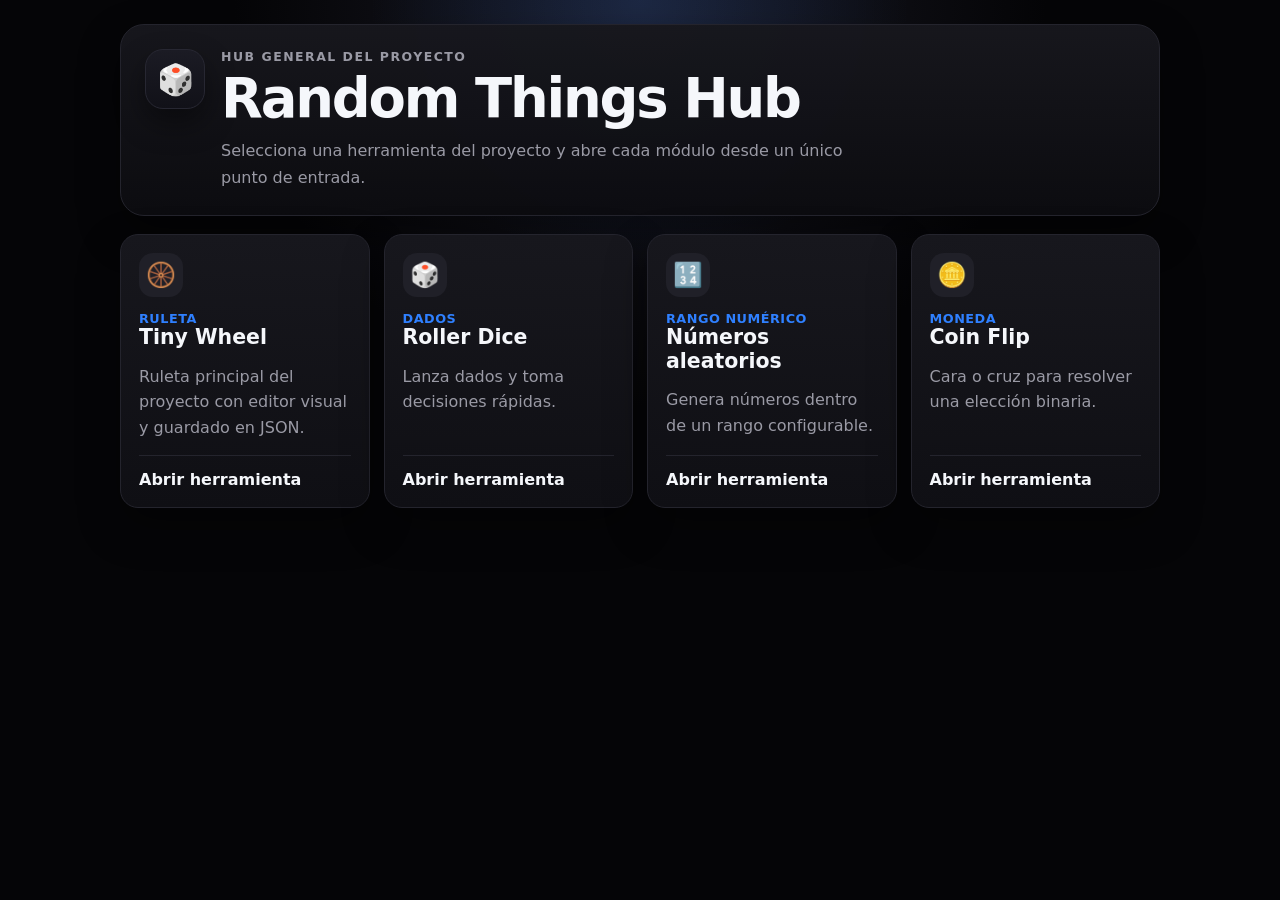
<file: index.html>
<!DOCTYPE html>
<html lang="es">
<head>
  <meta charset="UTF-8" />
  <meta name="viewport" content="width=device-width, initial-scale=1.0" />
  <title>Random Things Hub | Inicio</title>
  <style>
    :root {
      color-scheme: dark;
      --bg: #050507;
      --panel: #101014;
      --panel-2: #17171d;
      --panel-3: #202028;
      --text: #f5f7fb;
      --muted: #9a9aa5;
      --line: #24242d;
      --blue: #2f80ff;
      --blue-dark: #1768e8;
      --shadow: 0 18px 42px rgba(0, 0, 0, 0.34);
      --radius-lg: 24px;
      --radius-md: 18px;
      --font: Inter, ui-sans-serif, system-ui, -apple-system, BlinkMacSystemFont, "Segoe UI", sans-serif;
    }

    * {
      box-sizing: border-box;
    }

    html,
    body {
      min-height: 100%;
      margin: 0;
      background: var(--bg);
      color: var(--text);
      font-family: var(--font);
    }

    body {
      background:
        radial-gradient(circle at top center, rgba(47, 128, 255, 0.14), transparent 32%),
        radial-gradient(circle at 50% 0, rgba(28, 28, 40, 0.9), transparent 48%),
        var(--bg);
    }

    a {
      font: inherit;
    }

    .hub {
      width: min(1040px, calc(100% - 24px));
      margin: 0 auto;
      padding: 24px 0 48px;
    }

    .panel {
      border: 1px solid var(--line);
      border-radius: var(--radius-lg);
      background: linear-gradient(180deg, rgba(23, 23, 29, 0.98), rgba(12, 12, 16, 0.98));
      box-shadow: var(--shadow);
    }

    .hero {
      padding: 24px;
    }

    .hero-brand {
      display: flex;
      align-items: flex-start;
      gap: 16px;
    }

    .brand-mark {
      width: 60px;
      height: 60px;
      flex: 0 0 auto;
      display: grid;
      place-items: center;
      border-radius: 18px;
      background: linear-gradient(180deg, #1b1b24, #111118);
      border: 1px solid #272732;
      box-shadow: 0 14px 30px rgba(0, 0, 0, 0.4);
      font-size: 30px;
    }

    .eyebrow {
      margin: 0 0 8px;
      color: var(--muted);
      font-size: 0.78rem;
      font-weight: 700;
      letter-spacing: 0.12em;
      text-transform: uppercase;
    }

    h1 {
      margin: 0;
      font-size: clamp(2rem, 5vw, 3.4rem);
      line-height: 1;
      letter-spacing: -0.04em;
    }

    .lead {
      max-width: 62ch;
      margin: 12px 0 0;
      color: var(--muted);
      line-height: 1.65;
    }

    .grid {
      display: grid;
      grid-template-columns: repeat(auto-fit, minmax(min(100%, 240px), 1fr));
      gap: 14px;
      margin-top: 18px;
    }

    .card {
      min-height: 230px;
      display: flex;
      flex-direction: column;
      gap: 14px;
      padding: 18px;
      border: 1px solid var(--line);
      border-radius: var(--radius-md);
      background: linear-gradient(180deg, var(--panel-2), #0f0f14);
      color: inherit;
      text-decoration: none;
      box-shadow: var(--shadow);
      transition: transform 140ms ease, border-color 140ms ease, box-shadow 140ms ease;
    }

    .card:hover,
    .card:focus-visible {
      transform: translateY(-2px);
      border-color: rgba(47, 128, 255, 0.44);
      box-shadow: 0 22px 40px rgba(0, 0, 0, 0.42);
      outline: none;
    }

    .card-head {
      display: flex;
      align-items: center;
      justify-content: flex-start;
      gap: 12px;
    }

    .card-icon {
      width: 44px;
      height: 44px;
      display: grid;
      place-items: center;
      border-radius: 14px;
      background: var(--panel-3);
      font-size: 24px;
    }

    .card-category {
      margin: 0;
      color: var(--blue);
      font-size: 0.8rem;
      font-weight: 700;
      letter-spacing: 0.04em;
      text-transform: uppercase;
    }

    .card h2 {
      margin: 0;
      font-size: 1.28rem;
      line-height: 1.15;
    }

    .card-description {
      margin: 0;
      color: var(--muted);
      line-height: 1.6;
    }

    .card-footer {
      display: flex;
      align-items: center;
      justify-content: space-between;
      gap: 12px;
      margin-top: auto;
      padding-top: 14px;
      border-top: 1px solid var(--line);
    }

    .card-action {
      color: var(--text);
      font-weight: 700;
    }

    @media (max-width: 700px) {
      .hub {
        width: min(100% - 16px, 1040px);
        padding: 16px 0 36px;
      }

      .hero {
        padding: 16px;
      }

      .hero-brand {
        align-items: flex-start;
      }

      .card-footer {
        align-items: stretch;
        flex-direction: column;
      }
    }

    @media (max-width: 460px) {
      .hero-brand {
        flex-direction: column;
      }

      .brand-mark {
        width: 52px;
        height: 52px;
        font-size: 26px;
      }

      h1 {
        font-size: clamp(1.8rem, 9vw, 2.4rem);
      }

    }
  </style>
</head>
<body>
  <main class="hub">
    <header class="hero panel">
      <div class="hero-brand">
        <div class="brand-mark" aria-hidden="true">🎲</div>
        <div>
          <p class="eyebrow">Hub general del proyecto</p>
          <h1>Random Things Hub</h1>
          <p class="lead">Selecciona una herramienta del proyecto y abre cada módulo desde un único punto de entrada.</p>
        </div>
      </div>
    </header>

    <section id="pageGrid" class="grid" aria-label="Herramientas del proyecto"></section>
  </main>

  <script>
    const pages = [
      {
        title: "Tiny Wheel",
        category: "Ruleta",
        description: "Ruleta principal del proyecto con editor visual y guardado en JSON.",
        href: "html/tiny-wheel.html",
        emoji: "🛞"
      },
      {
        title: "Roller Dice",
        category: "Dados",
        description: "Lanza dados y toma decisiones rápidas.",
        href: "html/roller-dice.html",
        emoji: "🎲"
      },
      {
        title: "Números aleatorios",
        category: "Rango numérico",
        description: "Genera números dentro de un rango configurable.",
        href: "html/ramdom-numbers.html",
        emoji: "🔢"
      },
      {
        title: "Coin Flip",
        category: "Moneda",
        description: "Cara o cruz para resolver una elección binaria.",
        href: "html/coin-flip.html",
        emoji: "🪙"
      }
    ];

    const grid = document.querySelector("#pageGrid");

    function createCard(page) {
      const card = document.createElement("a");
      card.className = "card";
      card.href = page.href;
      card.setAttribute("aria-label", `Abrir ${page.title}`);

      card.innerHTML = `
        <div class="card-head">
          <span class="card-icon" aria-hidden="true">${page.emoji}</span>
        </div>
        <div>
          <p class="card-category">${page.category}</p>
          <h2>${page.title}</h2>
        </div>
        <p class="card-description">${page.description}</p>
        <div class="card-footer">
          <span class="card-action">Abrir herramienta</span>
        </div>
      `;

      return card;
    }

    function renderPages() {
      grid.replaceChildren(...pages.map(createCard));
    }

    renderPages();
  </script>
</body>
</html>
</file>
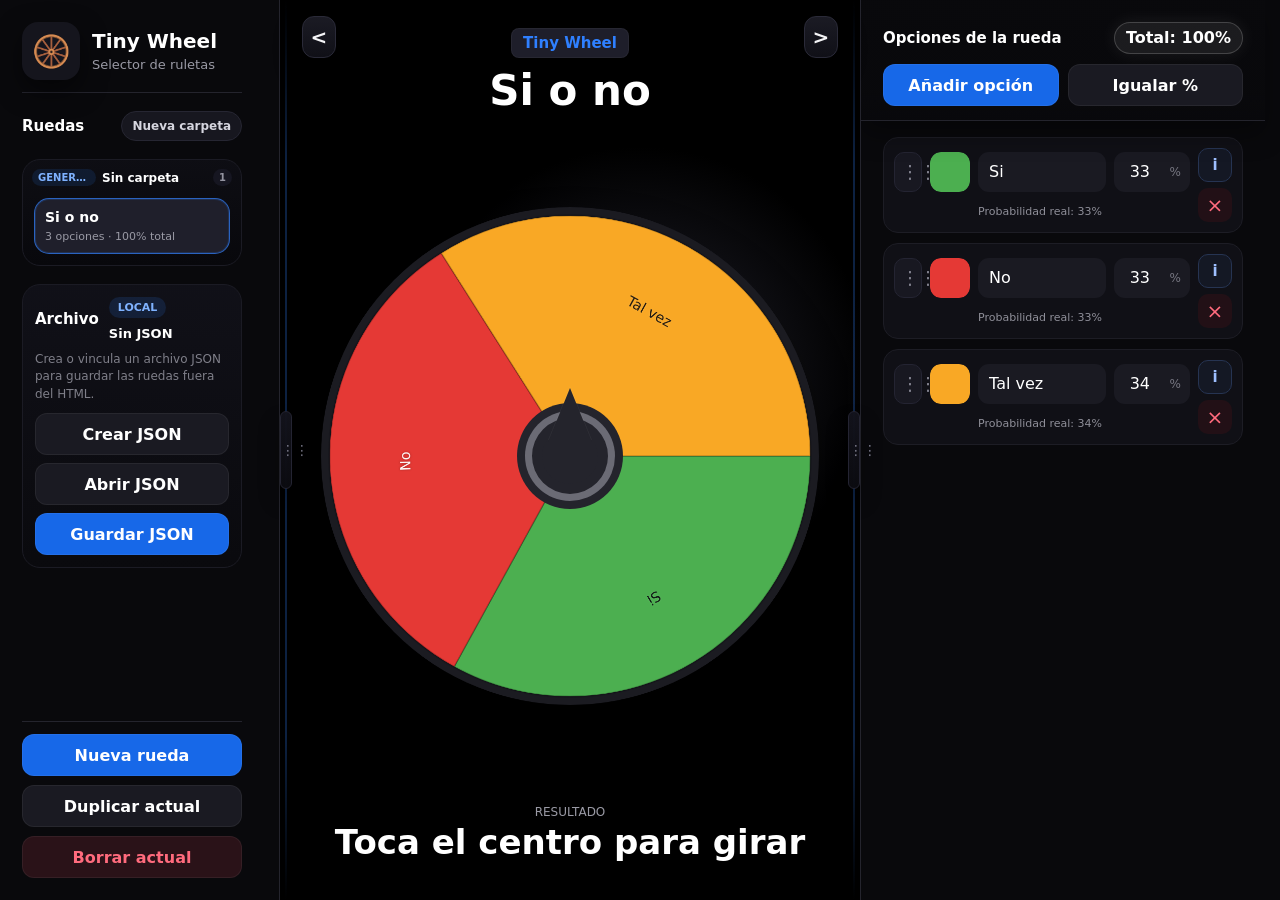
<file: html/tiny-wheel.html>
<!DOCTYPE html>
<html lang="es">
<head>
  <meta charset="UTF-8" />
  <meta name="viewport" content="width=device-width, initial-scale=1.0" />
  <title>Tiny Wheel Desktop</title>
  <link rel="stylesheet" href="../css/tiny-wheel.css" />
</head>
<body>
  <main class="app">
    <aside id="sidebarPanel" class="sidebar">
      <div class="brand">
        <div class="emoji-bubble" aria-hidden="true">🛞</div>
        <div>
          <h1>Tiny Wheel</h1>
          <p>Selector de ruletas</p>
        </div>
      </div>

      <div class="section-title">
        <h2>Ruedas</h2>
        <button id="newFolderButton" class="ghost-btn" type="button">Nueva carpeta</button>
      </div>

      <div id="wheelList" class="wheel-list" aria-label="Selector de ruedas"></div>

      <section class="data-panel" aria-labelledby="dataSectionTitle">
        <div class="section-title">
          <h2 id="dataSectionTitle">Archivo</h2>
          <div class="data-status">
            <span id="dataFileBadge" class="data-status-badge">Local</span>
            <strong id="dataFileName">Sin JSON</strong>
          </div>
        </div>
        <p id="dataFileHint" class="hint">Crea o vincula un archivo JSON para guardar las ruedas fuera del HTML.</p>
        <div class="data-actions">
          <button id="createDataFileButton" class="btn" type="button">Crear JSON</button>
          <button id="openDataFileButton" class="btn" type="button">Abrir JSON</button>
          <button id="saveDataFileButton" class="btn blue" type="button">Guardar JSON</button>
        </div>
      </section>

      <div class="sidebar-actions">
        <button id="newWheelButton" class="btn blue">Nueva rueda</button>
        <button id="duplicateWheelButton" class="btn">Duplicar actual</button>
        <button id="deleteWheelButton" class="btn red">Borrar actual</button>
      </div>
    </aside>

    <button id="leftSplitter" class="splitter" type="button" role="separator" aria-label="Ajustar panel izquierdo" aria-orientation="vertical" aria-valuemin="220" aria-valuemax="520" aria-valuenow="280" tabindex="0">
      <span class="splitter-handle" aria-hidden="true"></span>
    </button>

    <section class="main">
      <div class="top-title">
        <div class="tiny-tag">Tiny Wheel</div>
        <input id="wheelNameInput" class="title-input" type="text" maxlength="42" aria-label="Nombre de la rueda" />
      </div>

      <div class="wheel-stage" aria-label="Ruleta de decisiones">
        <div class="wheel-shadow"></div>
        <canvas id="wheelCanvas" width="1000" height="1000"></canvas>
        <div id="wheelTooltip" class="wheel-tooltip" role="tooltip" hidden></div>
        <div class="pointer" aria-hidden="true"></div>
        <button id="spinButton" class="center-button" aria-label="Girar ruleta"></button>
      </div>

      <div class="result" aria-live="polite">
        <div>
          <small>Resultado</small>
          <strong id="resultValue">Toca el centro para girar</strong>
        </div>
      </div>
    </section>

    <button id="rightSplitter" class="splitter" type="button" role="separator" aria-label="Ajustar panel derecho" aria-orientation="vertical" aria-valuemin="300" aria-valuemax="680" aria-valuenow="420" tabindex="0">
      <span class="splitter-handle" aria-hidden="true"></span>
    </button>

    <aside id="editorPanel" class="editor">
      <div class="editor-top">
        <div class="section-title">
          <h2>Opciones de la rueda</h2>
          <span id="totalProbability" class="total">Total: 100%</span>
        </div>
        <div class="editor-actions">
          <button id="addOptionButton" class="btn blue">Añadir opción</button>
          <button id="equalizeButton" class="btn">Igualar %</button>
        </div>
      </div>

      <div id="optionList" class="option-list"></div>

    </aside>

    <button id="toggleLeftPanelButton" class="panel-toggle panel-toggle-left" type="button" aria-controls="sidebarPanel" aria-expanded="true" title="Ocultar panel izquierdo">&lt;</button>
    <button id="toggleRightPanelButton" class="panel-toggle panel-toggle-right" type="button" aria-controls="editorPanel" aria-expanded="true" title="Ocultar panel derecho">&gt;</button>
  </main>

  <div id="dialogBackdrop" class="dialog-backdrop" hidden>
    <div class="dialog" role="dialog" aria-modal="true" aria-labelledby="dialogTitle" aria-describedby="dialogMessage">
      <h2 id="dialogTitle"></h2>
      <p id="dialogMessage"></p>
      <input id="dialogInput" class="dialog-input" type="text" maxlength="42" />
      <textarea id="dialogTextarea" class="dialog-textarea" maxlength="280"></textarea>
      <div class="dialog-actions">
        <button id="dialogCancelButton" class="btn" type="button">Cancelar</button>
        <button id="dialogConfirmButton" class="btn blue" type="button">Aceptar</button>
      </div>
    </div>
  </div>
  <script src="../js/tiny-wheel.js"></script>
</body>
</html>
</file>
<file: css/tiny-wheel.css>
:root {
    --bg: #000000;
    --panel: #101014;
    --panel-2: #17171d;
    --panel-3: #202028;
    --text: #ffffff;
    --muted: #9a9aa5;
    --muted-2: #6f6f78;
    --line: #24242d;
    --blue: #2f80ff;
    --blue-dark: #1768e8;
    --red: #ff5266;
    --green: #75c85a;
    --sidebar-width: 280px;
    --editor-width: 420px;
    --splitter-size: 12px;
    --font: Inter, ui-sans-serif, system-ui, -apple-system, BlinkMacSystemFont, "Segoe UI", sans-serif;
}

* {
    box-sizing: border-box;
}

html,
body {
    width: 100%;
    min-height: 100%;
    margin: 0;
    background: var(--bg);
    color: var(--text);
    font-family: var(--font);
}

body {
    overflow: hidden;
}

button,
input,
textarea {
    font: inherit;
}

button {
    border: 0;
    cursor: pointer;
}

.app {
    width: 100%;
    height: 100vh;
    height: 100dvh;
    display: grid;
    grid-template-columns: var(--sidebar-width) var(--splitter-size) minmax(360px, 1fr) var(--splitter-size) var(--editor-width);
    background:
    radial-gradient(circle at 50% 42%, rgba(40, 40, 52, 0.9), transparent 28%),
    #000;
}

.app.sidebar-collapsed {
    grid-template-columns: 0 0 minmax(0, 1fr) var(--splitter-size) var(--editor-width);
}

.app.editor-collapsed {
    grid-template-columns: var(--sidebar-width) var(--splitter-size) minmax(0, 1fr) 0 0;
}

.app.sidebar-collapsed.editor-collapsed {
    grid-template-columns: 0 0 minmax(0, 1fr) 0 0;
}

.app.sidebar-collapsed .sidebar,
.app.sidebar-collapsed #leftSplitter,
.app.editor-collapsed .editor,
.app.editor-collapsed #rightSplitter {
    display: none;
}

.app.resizing,
.app.resizing * {
    cursor: col-resize;
    -webkit-user-select: none;
    user-select: none;
}

.sidebar,
.editor {
    height: 100vh;
    height: 100dvh;
    min-width: 0;
    overflow: auto;
    background: #09090c;
    border-color: var(--line);
    padding: 22px;
    scrollbar-gutter: stable;
}

.sidebar {
    grid-column: 1;
    border-right: 1px solid var(--line);
    display: flex;
    flex-direction: column;
    gap: 18px;
    container: sidebar / inline-size;
}

.editor {
    grid-column: 5;
    border-left: 1px solid var(--line);
    display: flex;
    flex-direction: column;
    gap: 16px;
    padding: 0 22px 22px;
}

.splitter {
    position: relative;
    display: flex;
    align-items: center;
    justify-content: center;
    padding: 0;
    background: transparent;
    touch-action: none;
    border: 0;
    cursor: col-resize;
}

.splitter::before {
    content: "";
    width: 2px;
    height: 100%;
    background: linear-gradient(180deg, transparent, rgba(47, 128, 255, 0.26) 18%, rgba(47, 128, 255, 0.26) 82%, transparent);
    transition: background 140ms ease, box-shadow 140ms ease;
}

.splitter:hover::before,
.splitter:focus-visible::before,
.app.resizing .splitter::before {
    background: linear-gradient(180deg, transparent, rgba(47, 128, 255, 0.68) 18%, rgba(47, 128, 255, 0.68) 82%, transparent);
    box-shadow: 0 0 0 1px rgba(47, 128, 255, 0.18);
}

.splitter:focus-visible {
    outline: none;
}

.splitter-handle {
    position: absolute;
    width: 100%;
    height: 78px;
    border-radius: 999px;
    background: linear-gradient(180deg, rgba(19, 19, 28, 0.96), rgba(11, 11, 16, 0.98));
    border: 1px solid #242432;
    box-shadow: 0 12px 22px rgba(0, 0, 0, 0.32);
}

.splitter-handle::before {
    content: "⋮⋮";
    position: absolute;
    inset: 0;
    display: grid;
    place-items: center;
    color: #777787;
    font-size: 14px;
    letter-spacing: 0;
}

.panel-toggle {
    position: fixed;
    top: 16px;
    z-index: 12;
    width: 34px;
    height: 42px;
    display: grid;
    place-items: center;
    border-radius: 12px;
    border: 1px solid #2a2a38;
    background: linear-gradient(180deg, #1b1b24, #101017);
    color: #f5f5f7;
    font-size: 20px;
    font-weight: 900;
    box-shadow: 0 12px 28px rgba(0, 0, 0, 0.42);
    transition: background 140ms ease, border-color 140ms ease, transform 140ms ease;
}

.panel-toggle:hover {
    background: linear-gradient(180deg, #232332, #15151e);
    border-color: rgba(47, 128, 255, 0.64);
}

.panel-toggle-left {
    left: calc(var(--sidebar-width) + var(--splitter-size) + 10px);
}

.panel-toggle-right {
    right: calc(var(--editor-width) + var(--splitter-size) + 10px);
}

.app.sidebar-collapsed .panel-toggle-left {
    left: 12px;
}

.app.editor-collapsed .panel-toggle-right {
    right: 12px;
}

.panel-toggle:active,
.panel-toggle-left:active {
    transform: scale(0.96);
}

.brand {
    display: flex;
    align-items: center;
    gap: 12px;
    padding-bottom: 12px;
    border-bottom: 1px solid var(--line);
}

.emoji-bubble {
    width: 58px;
    height: 58px;
    border-radius: 16px;
    background: #15151d;
    display: grid;
    place-items: center;
    font-size: 31px;
    box-shadow: 0 10px 26px rgba(0, 0, 0, 0.5);
    flex: 0 0 auto;
}

.brand h1 {
    margin: 0;
    font-size: 20px;
    line-height: 1.05;
    letter-spacing: 0;
}

.brand p {
    margin: 5px 0 0;
    color: var(--muted);
    font-size: 13px;
}

.section-title {
    display: flex;
    align-items: center;
    justify-content: space-between;
    gap: 10px;
}

.section-title h2,
.editor h2 {
    margin: 0;
    font-size: 15px;
    letter-spacing: 0;
}

.ghost-btn,
.folder-action,
.drag-handle {
    border: 0;
    cursor: pointer;
    font: inherit;
}

.ghost-btn {
    min-height: 30px;
    padding: 0 10px;
    border-radius: 999px;
    background: #17171f;
    color: #d6d6df;
    font-size: 12px;
    font-weight: 700;
    border: 1px solid #262632;
    transition: background 140ms ease, border-color 140ms ease;
}

.ghost-btn:hover {
    background: #1d1d27;
    border-color: #303040;
}

.wheel-list {
    display: flex;
    flex-direction: column;
    gap: 12px;
    min-width: 0;
    max-width: 100%;
}

.folder-group {
    min-width: 0;
    max-width: 100%;
    overflow: hidden;
    border-radius: 18px;
    border: 1px solid #1b1b24;
    background: linear-gradient(180deg, rgba(18, 18, 25, 0.96), rgba(11, 11, 16, 0.98));
    padding: 10px;
    display: grid;
    gap: 10px;
}

.folder-group.uncategorized {
    background: linear-gradient(180deg, rgba(14, 14, 20, 0.96), rgba(8, 8, 12, 0.98));
}

.folder-header {
    min-width: 0;
    display: grid;
    grid-template-columns: minmax(0, 1fr) auto;
    align-items: center;
    gap: 10px;
}

.folder-title {
    min-width: 0;
    display: flex;
    align-items: center;
    gap: 8px;
    font-size: 13px;
    font-weight: 700;
    overflow: hidden;
}

.folder-title strong {
    min-width: 0;
    flex: 1 1 auto;
    overflow: hidden;
    text-overflow: ellipsis;
    white-space: nowrap;
}

.folder-badge,
.folder-count {
    flex: 0 0 auto;
    border-radius: 999px;
    padding: 3px 8px;
    font-size: 11px;
    font-weight: 700;
}

.folder-badge {
    background: rgba(47, 128, 255, 0.12);
    color: #7fb2ff;
    text-transform: uppercase;
    letter-spacing: 0;
}

.folder-count {
    background: #161621;
    color: #9494a1;
}

.folder-tools {
    min-width: 0;
    display: flex;
    align-items: center;
    gap: 6px;
    justify-content: flex-end;
}

.folder-action {
    min-width: 30px;
    height: 30px;
    padding: 0 8px;
    border-radius: 10px;
    background: #171720;
    color: #d6d6df;
    font-size: 12px;
    font-weight: 700;
    white-space: nowrap;
    border: 1px solid #252533;
    transition: background 140ms ease, border-color 140ms ease, color 140ms ease;
}

.folder-action:hover {
    background: #1d1d29;
    border-color: #2f2f40;
}

.folder-action.danger {
    color: #ff7b8b;
}

.folder-wheels {
    min-width: 0;
    max-width: 100%;
    min-height: 58px;
    display: grid;
    gap: 8px;
    padding: 2px;
    border-radius: 14px;
    transition: background 140ms ease, box-shadow 140ms ease;
}

.folder-wheels.drag-over {
    background: rgba(47, 128, 255, 0.08);
    box-shadow: inset 0 0 0 1px rgba(47, 128, 255, 0.45);
}

.folder-empty {
    min-height: 42px;
    border-radius: 12px;
    border: 1px dashed #262636;
    display: grid;
    place-items: center;
    color: #666673;
    font-size: 12px;
    text-align: center;
    padding: 10px;
}

.wheel-item {
    width: 100%;
    min-width: 0;
    min-height: 58px;
    border-radius: 15px;
    background: #111116;
    border: 1px solid #1d1d25;
    color: #fff;
    text-align: left;
    padding: 12px;
    transition: background 140ms ease, transform 140ms ease, border-color 140ms ease;
    position: relative;
}

.wheel-item:hover {
    background: #17171f;
    transform: translateY(-1px);
}

.wheel-item.active {
    background: #1f1f2b;
    border-color: rgba(47, 128, 255, 0.7);
    box-shadow: inset 0 0 0 1px rgba(47, 128, 255, 0.18);
}

.wheel-item.dragging,
.option-row.dragging {
    opacity: 0.45;
}

.wheel-item.drop-before,
.option-row.drop-before {
    box-shadow: inset 0 3px 0 rgba(47, 128, 255, 0.92);
}

.wheel-item.drop-after,
.option-row.drop-after {
    box-shadow: inset 0 -3px 0 rgba(47, 128, 255, 0.92);
}

.wheel-item strong {
    display: block;
    font-size: 15px;
    white-space: nowrap;
    overflow: hidden;
    text-overflow: ellipsis;
}

.wheel-item span {
    display: block;
    margin-top: 5px;
    color: var(--muted);
    font-size: 12px;
}

.sidebar-actions {
    margin-top: auto;
    display: grid;
    gap: 9px;
    padding-top: 12px;
    border-top: 1px solid var(--line);
}

.data-panel {
    min-width: 0;
    max-width: 100%;
    overflow: hidden;
    border-radius: 18px;
    border: 1px solid #1b1b24;
    background: linear-gradient(180deg, rgba(17, 17, 25, 0.96), rgba(10, 10, 14, 0.98));
    padding: 14px;
    display: grid;
    gap: 10px;
}

.data-status {
    display: flex;
    align-items: center;
    gap: 8px;
    min-width: 0;
}

.data-status-badge {
    border-radius: 999px;
    padding: 4px 9px;
    font-size: 11px;
    font-weight: 800;
    letter-spacing: 0;
    text-transform: uppercase;
    background: rgba(47, 128, 255, 0.14);
    color: #7fb2ff;
    flex: 0 0 auto;
}

.data-status-badge.warning {
    background: rgba(255, 82, 102, 0.14);
    color: #ff96a2;
}

.data-status strong {
    min-width: 0;
    overflow: hidden;
    text-overflow: ellipsis;
    white-space: nowrap;
    font-size: 13px;
}

.data-actions {
    display: grid;
    grid-template-columns: repeat(3, minmax(0, 1fr));
    gap: 8px;
}

.main {
    grid-column: 3;
    min-width: 0;
    height: 100vh;
    height: 100dvh;
    display: grid;
    grid-template-rows: auto minmax(0, 1fr) auto;
    place-items: center;
    padding: 28px 24px 30px;
    overflow: hidden;
}

.top-title {
    width: min(680px, 100%);
    text-align: center;
    display: grid;
    gap: 8px;
    justify-items: center;
}

.tiny-tag {
    background: #1e1e2a;
    color: var(--blue);
    border-radius: 8px;
    padding: 6px 12px;
    font-size: 15px;
    font-weight: 650;
    box-shadow: inset 0 0 0 1px rgba(255, 255, 255, 0.04);
}

.title-input {
    width: min(620px, 100%);
    border: 0;
    outline: none;
    background: transparent;
    color: #fff;
    text-align: center;
    font-size: 42px;
    font-weight: 760;
    letter-spacing: 0;
    padding: 0 8px;
}

.title-input::placeholder {
    color: #5f5f69;
}

.wheel-stage {
    width: min(100%, max(220px, calc(100dvh - 190px)), 760px);
    max-width: 100%;
    aspect-ratio: 1 / 1;
    display: grid;
    place-items: center;
    position: relative;
    touch-action: manipulation;
}

.wheel-shadow {
    position: absolute;
    inset: 5%;
    border-radius: 50%;
    background: #16161b;
    box-shadow: 0 28px 58px rgba(0, 0, 0, 0.78);
}

canvas {
    width: 100%;
    height: 100%;
    position: relative;
    z-index: 2;
    border-radius: 50%;
}

.center-button {
    width: clamp(82px, 10vh, 112px);
    height: clamp(82px, 10vh, 112px);
    position: absolute;
    z-index: 4;
    border-radius: 50%;
    background: #24242c;
    box-shadow: 0 0 0 8px #24242c, inset 0 0 0 7px #6b6b75, inset 0 0 0 17px #24242c;
    transition: transform 140ms ease, filter 140ms ease;
}

.center-button:hover:not(:disabled) {
    transform: scale(1.045);
    filter: brightness(1.08);
}

.center-button:active:not(:disabled) {
    transform: scale(0.96);
}

.center-button:disabled {
    cursor: not-allowed;
    opacity: 0.72;
}

.pointer {
    position: absolute;
    top: 42%;
    left: 50%;
    transform: translate(-50%, -50%);
    z-index: 5;
    width: 0;
    height: 0;
    border-left: 22px solid transparent;
    border-right: 22px solid transparent;
    border-bottom: 54px solid #24242c;
    filter: drop-shadow(0 -2px 0 rgba(255, 255, 255, 0.05));
    pointer-events: none;
}

.result {
    min-height: 74px;
    display: grid;
    place-items: center;
    text-align: center;
}

.result small {
    display: block;
    color: var(--muted);
    font-size: 12px;
    text-transform: uppercase;
    letter-spacing: 0;
    margin-bottom: 5px;
}

.result strong {
    display: block;
    font-size: 34px;
    line-height: 1.1;
    overflow-wrap: anywhere;
}

.btn {
    min-height: 42px;
    border-radius: 12px;
    background: #1a1a22;
    color: #fff;
    font-weight: 730;
    border: 1px solid rgba(255, 255, 255, 0.055);
    transition: background 140ms ease, transform 140ms ease, opacity 140ms ease;
}

.btn:hover:not(:disabled) {
    background: #23232d;
}

.btn:active:not(:disabled) {
    transform: scale(0.98);
}

.btn:disabled {
    opacity: 0.55;
    cursor: not-allowed;
}

.btn.blue {
    color: #fff;
    background: var(--blue-dark);
}

.btn.red {
    background: #2a1218;
    color: #ff6b7d;
}

.editor-top {
    display: grid;
    gap: 10px;
    position: sticky;
    top: 0;
    z-index: 8;
    margin: 0 -22px;
    padding: 22px 22px 14px;
    border-bottom: 1px solid var(--line);
    background: linear-gradient(180deg, rgba(9, 9, 12, 0.98), rgba(9, 9, 12, 0.94) 76%, rgba(9, 9, 12, 0.78));
    box-shadow: 0 14px 24px rgba(0, 0, 0, 0.32);
    -webkit-backdrop-filter: blur(10px);
    backdrop-filter: blur(10px);
}

.editor-actions {
    display: grid;
    grid-template-columns: 1fr 1fr;
    gap: 9px;
}

.total {
    color: #ffffff;
    font-size: 16px;
    font-weight: 860;
    line-height: 1;
    white-space: nowrap;
    padding: 7px 11px;
    border-radius: 999px;
    background: rgba(255, 255, 255, 0.08);
    border: 1px solid rgba(255, 255, 255, 0.18);
    box-shadow: 0 0 18px rgba(255, 255, 255, 0.08);
}

.hint {
    color: #7f7f89;
    font-size: 12px;
    line-height: 1.45;
    margin: 0;
}

.option-list {
    display: flex;
    flex-direction: column;
    gap: 10px;
    padding-bottom: 12px;
}

.option-row {
    background: #101016;
    border: 1px solid #1d1d25;
    border-radius: 15px;
    padding: 10px;
    display: grid;
    grid-template-columns: 28px 40px minmax(0, 1fr) 76px 34px;
    gap: 8px;
    align-items: center;
    transition: box-shadow 140ms ease, border-color 140ms ease, background 140ms ease;
}

.option-row.inactive {
    background: #0b0b10;
    border-color: #16161e;
    opacity: 0.74;
}

.drag-handle {
    width: 28px;
    height: 40px;
    border-radius: 10px;
    background: #181821;
    color: #888895;
    font-size: 18px;
    line-height: 1;
    display: grid;
    place-items: center;
    border: 1px solid #242432;
}

.drag-handle:hover {
    background: #20202b;
    color: #c8c8d4;
}

.color-input {
    width: 40px;
    height: 40px;
    padding: 0;
    border: 0;
    outline: none;
    border-radius: 11px;
    background: transparent;
    overflow: hidden;
}

.color-input::-webkit-color-swatch-wrapper {
    padding: 0;
}

.color-input::-webkit-color-swatch {
    border: 0;
    border-radius: 11px;
}

.text-input,
.weight-input {
    height: 40px;
    border: 0;
    outline: none;
    border-radius: 11px;
    background: #1a1a22;
    color: #fff;
    padding: 0 10px;
    min-width: 0;
    border: 1px solid transparent;
}

.text-input:focus,
.weight-input:focus,
.title-input:focus {
    border-color: rgba(47, 128, 255, 0.62);
    box-shadow: 0 0 0 3px rgba(47, 128, 255, 0.12);
}

.weight-wrap {
    position: relative;
}

.weight-input {
    width: 100%;
    padding-right: 24px;
    text-align: right;
}

.weight-wrap::after {
    content: "%";
    position: absolute;
    right: 9px;
    top: 50%;
    transform: translateY(-50%);
    color: #777782;
    font-size: 12px;
    pointer-events: none;
}

.option-tools {
    grid-column: 5;
    grid-row: 1 / 3;
    display: grid;
    gap: 6px;
    align-self: stretch;
    align-content: center;
}

.description-option,
.delete-option {
    width: 34px;
    height: 34px;
    border-radius: 10px;
    line-height: 1;
}

.description-option {
    background: #141824;
    color: #9ebfff;
    font-size: 15px;
    font-weight: 900;
    border: 1px solid #263452;
}

.description-option:hover,
.description-option.has-description {
    background: rgba(47, 128, 255, 0.24);
    color: #ffffff;
    border-color: rgba(127, 178, 255, 0.72);
}

.delete-option {
    background: #221016;
    color: #ff6b7d;
    font-size: 20px;
}

.actual-probability {
    grid-column: 3 / 5;
    color: #8f8f99;
    font-size: 11px;
    margin-top: -2px;
}

.wheel-tooltip {
    position: absolute;
    z-index: 7;
    max-width: min(260px, 74%);
    padding: 10px 12px;
    border-radius: 12px;
    background: rgba(245, 245, 247, 0.96);
    color: #101014;
    border: 1px solid rgba(255, 255, 255, 0.7);
    box-shadow: 0 16px 34px rgba(0, 0, 0, 0.38);
    font-size: 13px;
    line-height: 1.35;
    font-weight: 720;
    white-space: pre-wrap;
    pointer-events: none;
}

.wheel-tooltip[hidden] {
    display: none;
}

.dialog-backdrop {
    position: fixed;
    inset: 0;
    background: rgba(0, 0, 0, 0.62);
    display: grid;
    place-items: center;
    padding: 20px;
    z-index: 20;
}

.dialog-backdrop[hidden] {
    display: none;
}

.dialog {
    width: min(420px, 100%);
    max-height: calc(100dvh - 40px);
    overflow: auto;
    border-radius: 22px;
    background: linear-gradient(180deg, #161620, #0f0f16);
    border: 1px solid #262634;
    box-shadow: 0 28px 60px rgba(0, 0, 0, 0.45);
    padding: 20px;
    display: grid;
    gap: 14px;
}

.dialog h2 {
    margin: 0;
    font-size: 20px;
    letter-spacing: 0;
}

.dialog p {
    margin: 0;
    color: #a1a1ad;
    font-size: 14px;
    line-height: 1.5;
}

.dialog-input,
.dialog-textarea {
    height: 44px;
    border-radius: 12px;
    border: 1px solid #2b2b39;
    background: #1a1a24;
    color: #fff;
    padding: 0 12px;
    outline: none;
    font: inherit;
}

.dialog-textarea {
    width: 100%;
    min-height: 118px;
    padding: 12px;
    resize: vertical;
    line-height: 1.45;
}

.dialog-input:focus,
.dialog-textarea:focus {
    border-color: rgba(47, 128, 255, 0.62);
    box-shadow: 0 0 0 3px rgba(47, 128, 255, 0.12);
}

.dialog-actions {
    display: flex;
    justify-content: flex-end;
    gap: 10px;
}

@container sidebar (max-width: 280px) {
    .folder-group {
    padding: 9px;
    }

    .folder-header {
    grid-template-columns: minmax(0, 1fr);
    align-items: start;
    gap: 8px;
    }

    .folder-title {
    width: 100%;
    gap: 6px;
    font-size: 12px;
    }

    .folder-badge,
    .folder-count {
    padding: 3px 6px;
    font-size: 10px;
    }

    .folder-tools {
    width: 100%;
    justify-content: flex-start;
    flex-wrap: wrap;
    }

    .folder-action {
    height: 28px;
    font-size: 11px;
    }

    .wheel-item {
    min-height: 54px;
    padding: 10px;
    }

    .wheel-item strong {
    font-size: 14px;
    }

    .wheel-item span {
    font-size: 11px;
    }

    .data-status {
    flex-wrap: wrap;
    }

    .data-actions,
    .sidebar-actions {
    grid-template-columns: 1fr;
    }
}

@container sidebar (max-width: 240px) {
    .folder-title {
    display: grid;
    grid-template-columns: auto minmax(0, 1fr) auto;
    }

    .folder-badge {
    max-width: 64px;
    overflow: hidden;
    text-overflow: ellipsis;
    }

    .wheel-list {
    gap: 10px;
    }

    .data-panel {
    padding: 12px;
    }
}

@media (max-width: 1180px) {
    .main {
    padding: 24px 18px 26px;
    }

    .title-input {
    font-size: 38px;
    }

    .wheel-stage {
    width: min(100%, max(220px, calc(100dvh - 180px)), 680px);
    }

    .result strong {
    font-size: 31px;
    }

    .option-row {
    grid-template-columns: 28px 40px minmax(0, 1fr) 70px 34px;
    }
}

@media (max-height: 740px) and (min-width: 981px) {
    .main {
    padding-top: 18px;
    padding-bottom: 20px;
    }

    .top-title {
    gap: 6px;
    }

    .title-input {
    font-size: 34px;
    }

    .wheel-stage {
    width: min(100%, max(200px, calc(100dvh - 145px)), 650px);
    }

    .center-button {
    width: 86px;
    height: 86px;
    }

    .pointer {
    border-left-width: 18px;
    border-right-width: 18px;
    border-bottom-width: 46px;
    }

    .result {
    min-height: 58px;
    }

    .result strong {
    font-size: 28px;
    }
}

@media (max-width: 980px) {
    body {
    overflow: auto;
    }

    .app {
    width: 100%;
    height: auto;
    min-height: 100vh;
    min-height: 100dvh;
    grid-template-columns: minmax(0, 1fr);
    grid-template-rows: auto auto auto;
    background:
        radial-gradient(circle at 50% 26%, rgba(47, 128, 255, 0.18), transparent 34%),
        #000;
    }

    .splitter {
    display: none;
    }

    .app.sidebar-collapsed,
    .app.editor-collapsed,
    .app.sidebar-collapsed.editor-collapsed {
    grid-template-columns: minmax(0, 1fr);
    }

    .panel-toggle {
    top: 14px;
    bottom: auto;
    width: 42px;
    height: 42px;
    border-radius: 12px;
    font-size: 18px;
    }

    .panel-toggle-left,
    .app.sidebar-collapsed .panel-toggle-left {
    left: 14px;
    }

    .panel-toggle-right,
    .app.editor-collapsed .panel-toggle-right {
    right: 14px;
    }

    .panel-toggle-left:active,
    .panel-toggle-right:active,
    .app.sidebar-collapsed .panel-toggle-left:active,
    .app.editor-collapsed .panel-toggle-right:active {
    transform: scale(0.96);
    }

    .sidebar,
    .editor,
    .main {
    grid-column: 1;
    width: 100%;
    height: auto;
    min-height: 0;
    overflow: visible;
    }

    .sidebar,
    .editor {
    border: 0;
    }

    .main {
    min-height: 0;
    grid-template-rows: auto auto auto;
    gap: 18px;
    padding: 24px 18px 18px;
    order: 1;
    }

    .sidebar {
    order: 2;
    padding: 18px;
    }

    .editor {
    order: 3;
    padding: 0 18px 18px;
    }

    .editor-top {
    margin: 0 -18px;
    padding: 18px 18px 12px;
    }

    .data-actions {
    grid-template-columns: repeat(3, minmax(0, 1fr));
    }

    .wheel-stage {
    width: min(100%, 88vw, 620px);
    }

    .title-input {
    font-size: 36px;
    }

    .result strong {
    font-size: 30px;
    }

    .sidebar-actions {
    grid-template-columns: repeat(3, minmax(0, 1fr));
    }
}

@media (max-width: 720px) {
    .main {
    padding: 20px 14px 16px;
    gap: 16px;
    }

    .sidebar {
    padding: 16px;
    }

    .editor {
    padding: 0 14px 16px;
    }

    .editor-top {
    margin: 0 -14px;
    padding: 16px 14px 12px;
    }

    .section-title {
    flex-wrap: wrap;
    }

    .total {
    font-size: 14px;
    padding: 6px 10px;
    }

    .title-input {
    font-size: 32px;
    }

    .wheel-stage {
    width: min(100%, 92vw, 540px);
    }

    .center-button {
    width: 82px;
    height: 82px;
    box-shadow: 0 0 0 7px #24242c, inset 0 0 0 6px #6b6b75, inset 0 0 0 15px #24242c;
    }

    .pointer {
    border-left-width: 17px;
    border-right-width: 17px;
    border-bottom-width: 44px;
    }

    .result {
    min-height: 58px;
    }

    .result strong {
    font-size: 27px;
    }

    .data-actions,
    .sidebar-actions {
    grid-template-columns: 1fr;
    }

    .option-row {
    grid-template-columns: 28px 40px minmax(0, 1fr) 34px;
    align-items: center;
    }

    .text-input {
    grid-column: 3;
    }

    .weight-wrap {
    grid-column: 2 / 4;
    grid-row: 2;
    }

    .option-tools {
    grid-column: 4;
    grid-row: 1 / 3;
    }

    .actual-probability {
    grid-column: 1 / -1;
    }
}

@media (max-width: 480px) {
    .brand {
    gap: 10px;
    }

    .emoji-bubble {
    width: 48px;
    height: 48px;
    border-radius: 13px;
    font-size: 26px;
    }

    .brand h1 {
    font-size: 18px;
    }

    .section-title {
    align-items: flex-start;
    }

    .section-title h2,
    .editor h2 {
    font-size: 14px;
    }

    .ghost-btn {
    min-height: 34px;
    }

    .tiny-tag {
    font-size: 13px;
    padding: 5px 10px;
    }

    .title-input {
    font-size: 28px;
    }

    .wheel-stage {
    width: min(100%, 92vw, 440px);
    }

    .center-button {
    width: 74px;
    height: 74px;
    box-shadow: 0 0 0 6px #24242c, inset 0 0 0 5px #6b6b75, inset 0 0 0 13px #24242c;
    }

    .pointer {
    border-left-width: 14px;
    border-right-width: 14px;
    border-bottom-width: 38px;
    }

    .result strong {
    font-size: 24px;
    }

    .editor-actions {
    grid-template-columns: 1fr 1fr;
    }

    .option-row {
    padding: 9px;
    gap: 7px;
    grid-template-columns: 28px 36px minmax(0, 1fr) 34px;
    }

    .color-input,
    .text-input,
    .weight-input {
    height: 38px;
    }

    .color-input {
    width: 36px;
    }

    .dialog-backdrop {
    place-items: end center;
    padding: 12px;
    }

    .dialog {
    width: 100%;
    max-height: calc(100dvh - 24px);
    border-radius: 18px;
    padding: 16px;
    }

    .dialog-actions {
    display: grid;
    grid-template-columns: 1fr 1fr;
    }

    .wheel-tooltip {
    max-width: min(230px, 90%);
    font-size: 12px;
    }
}
</file>
